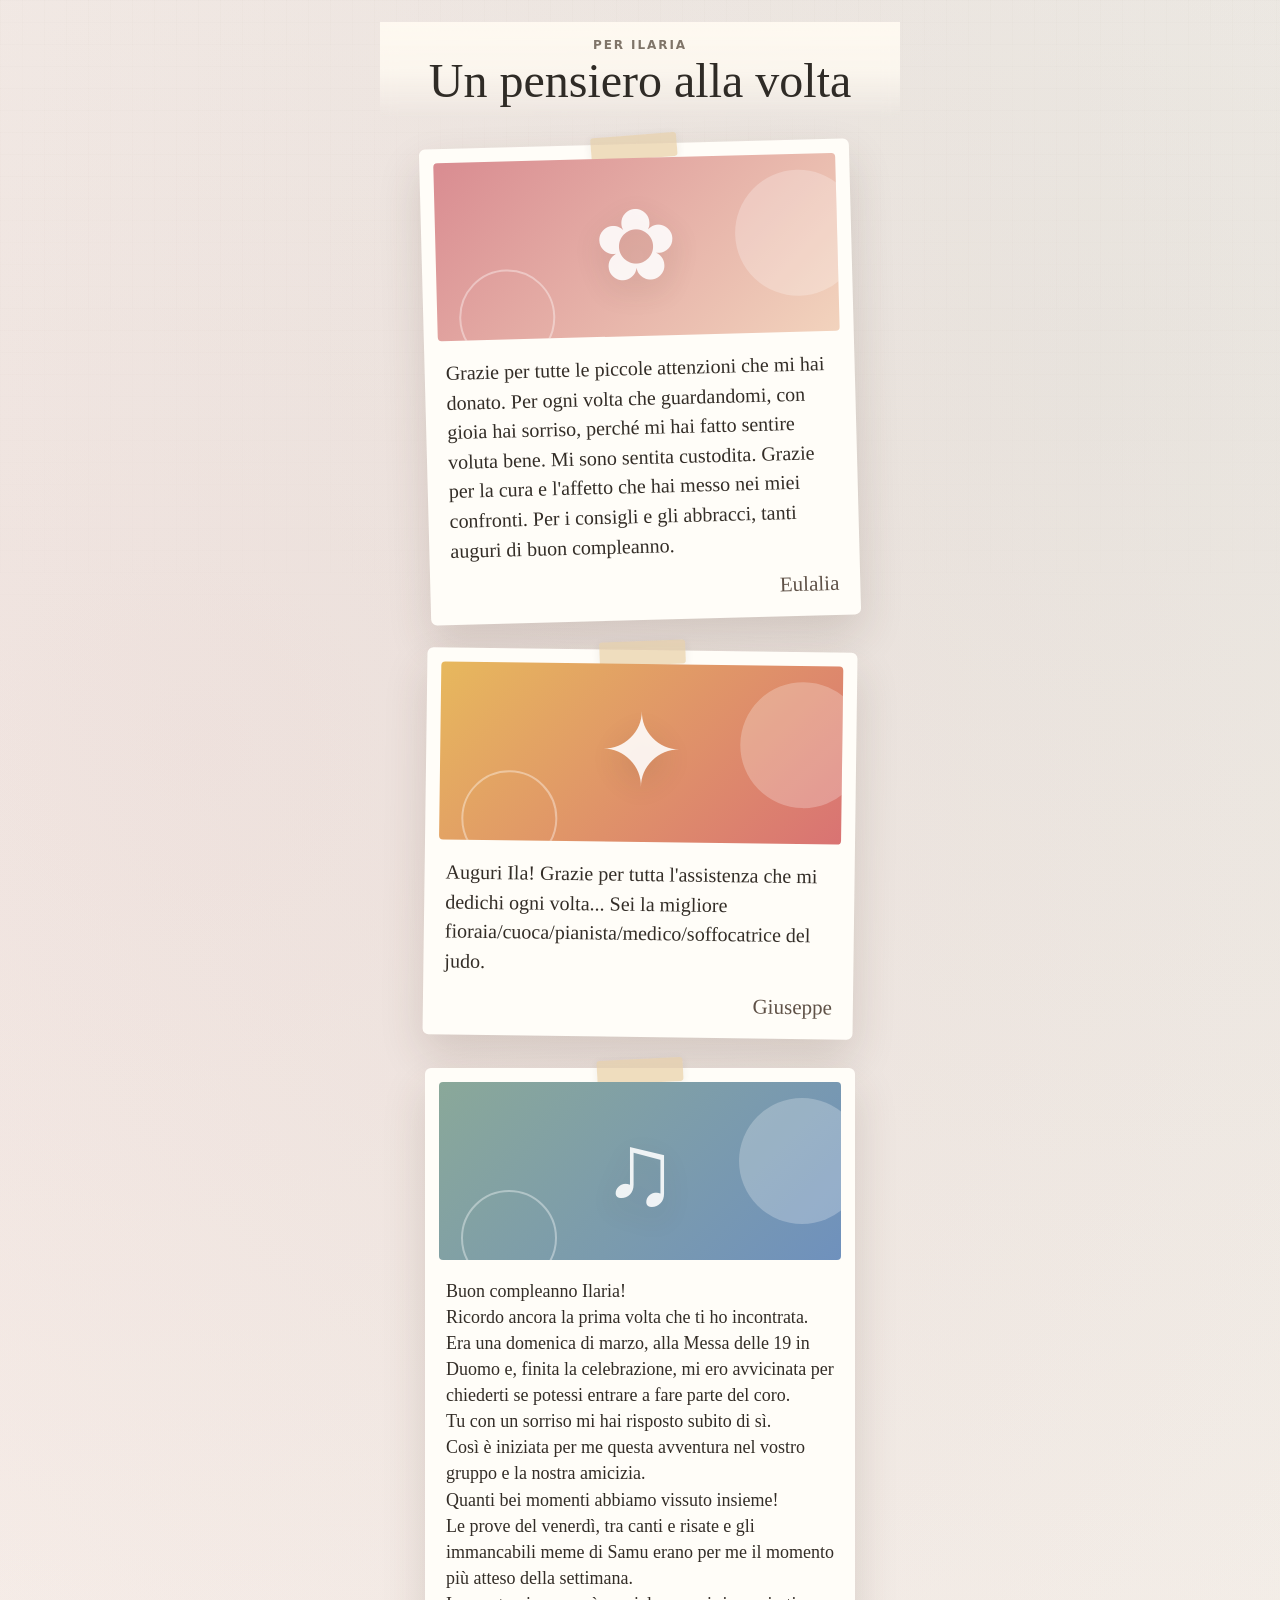
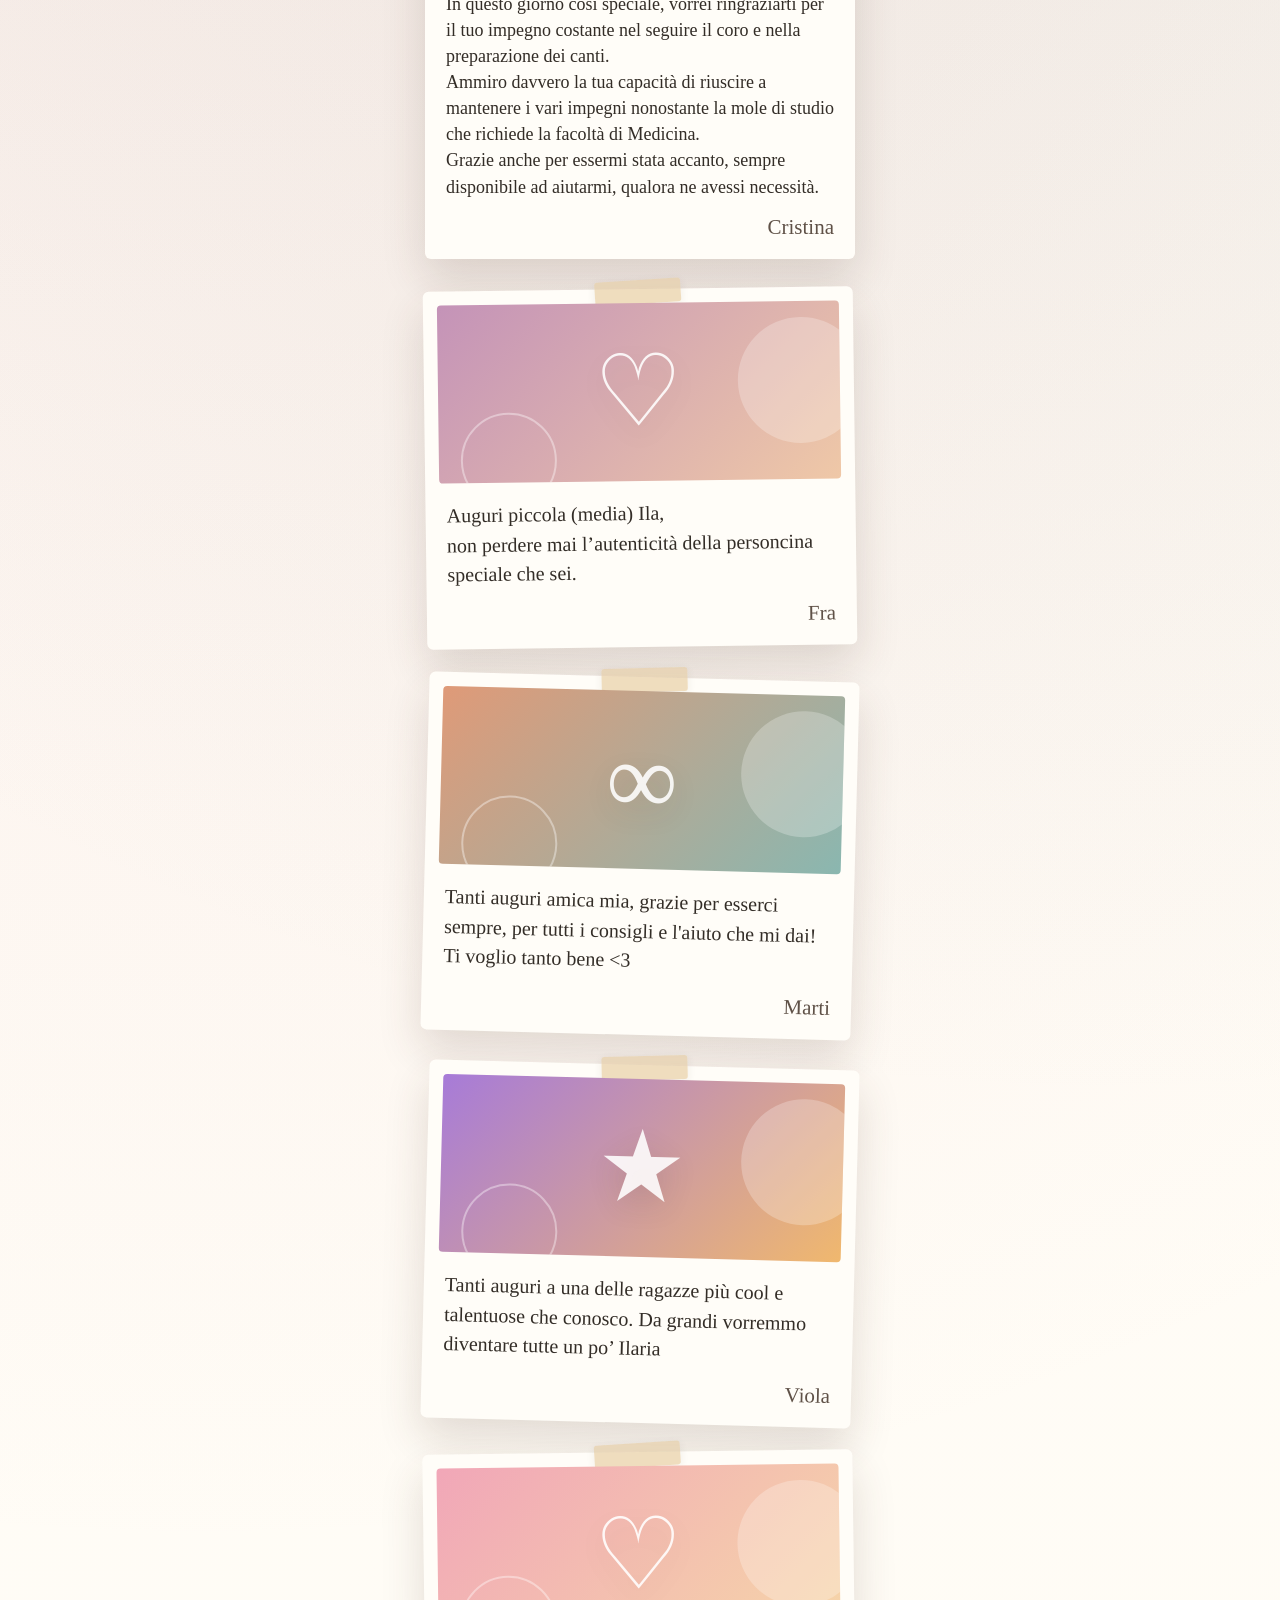
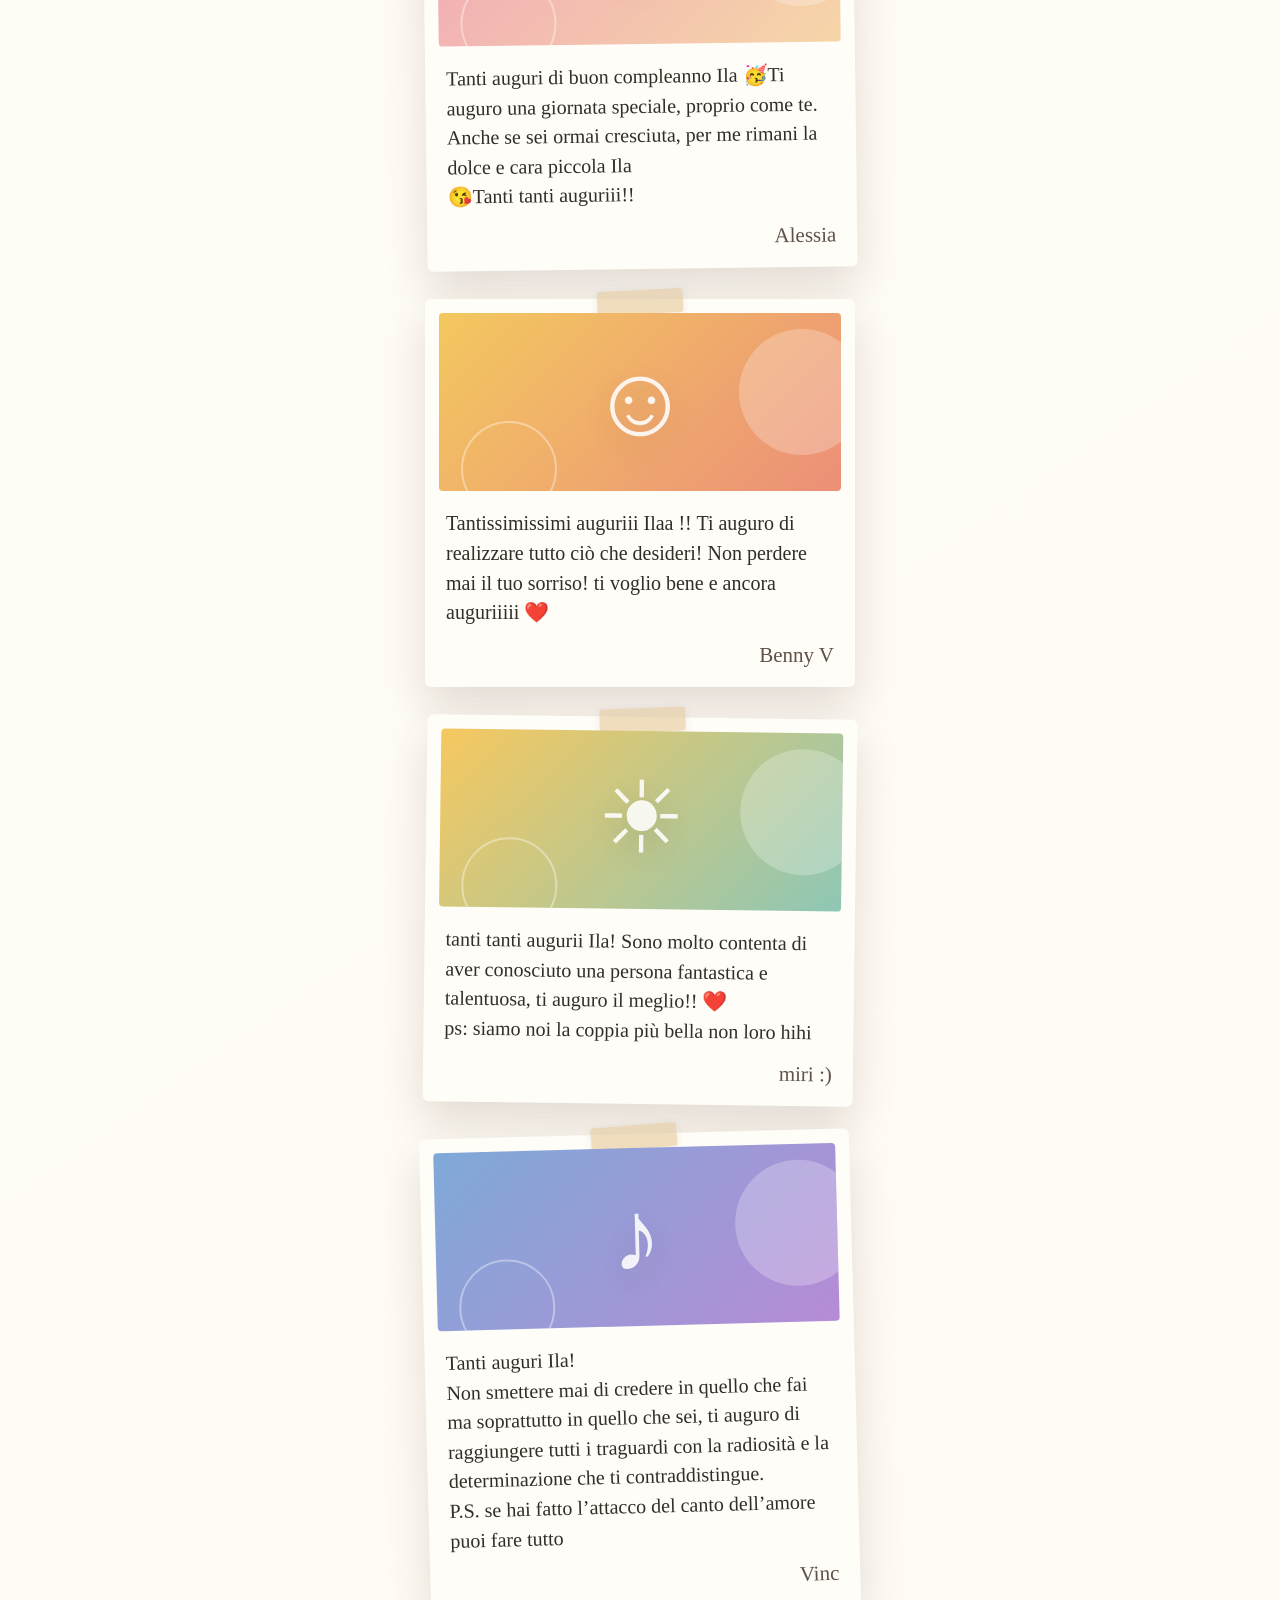
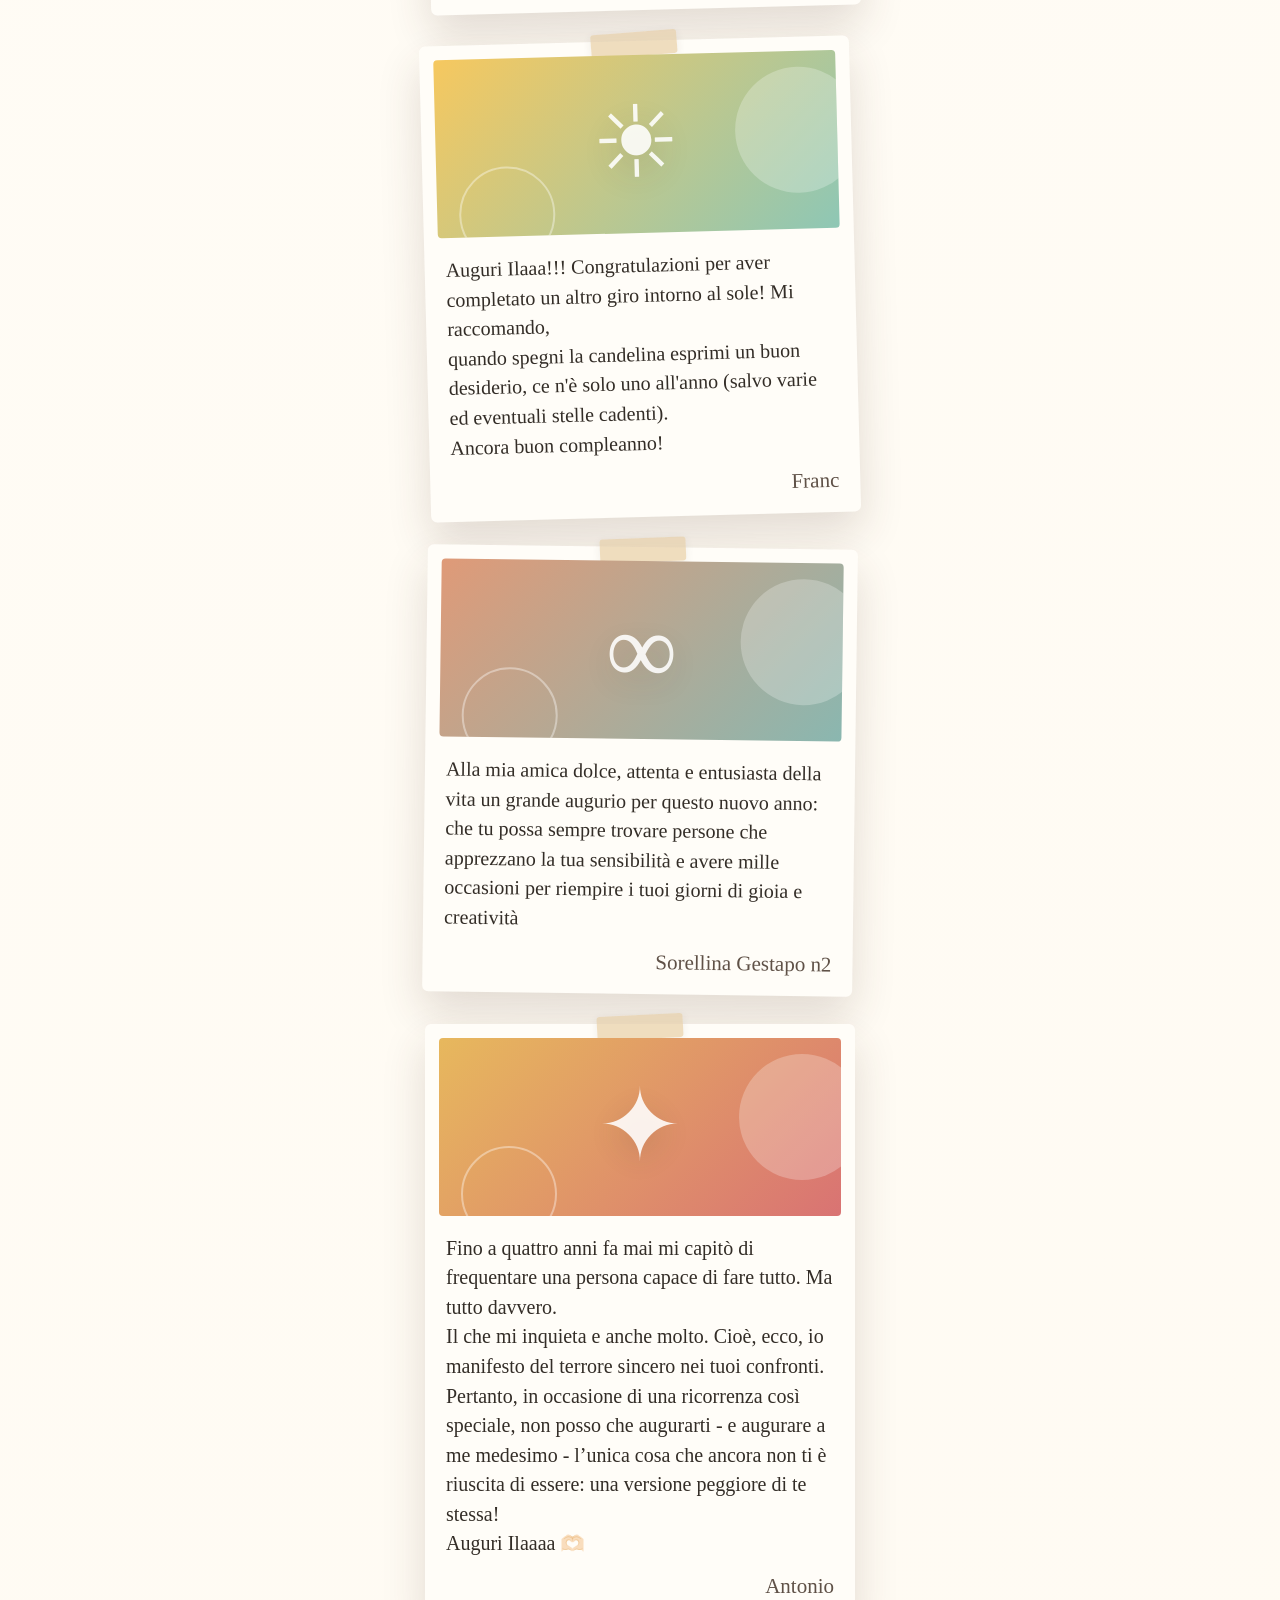
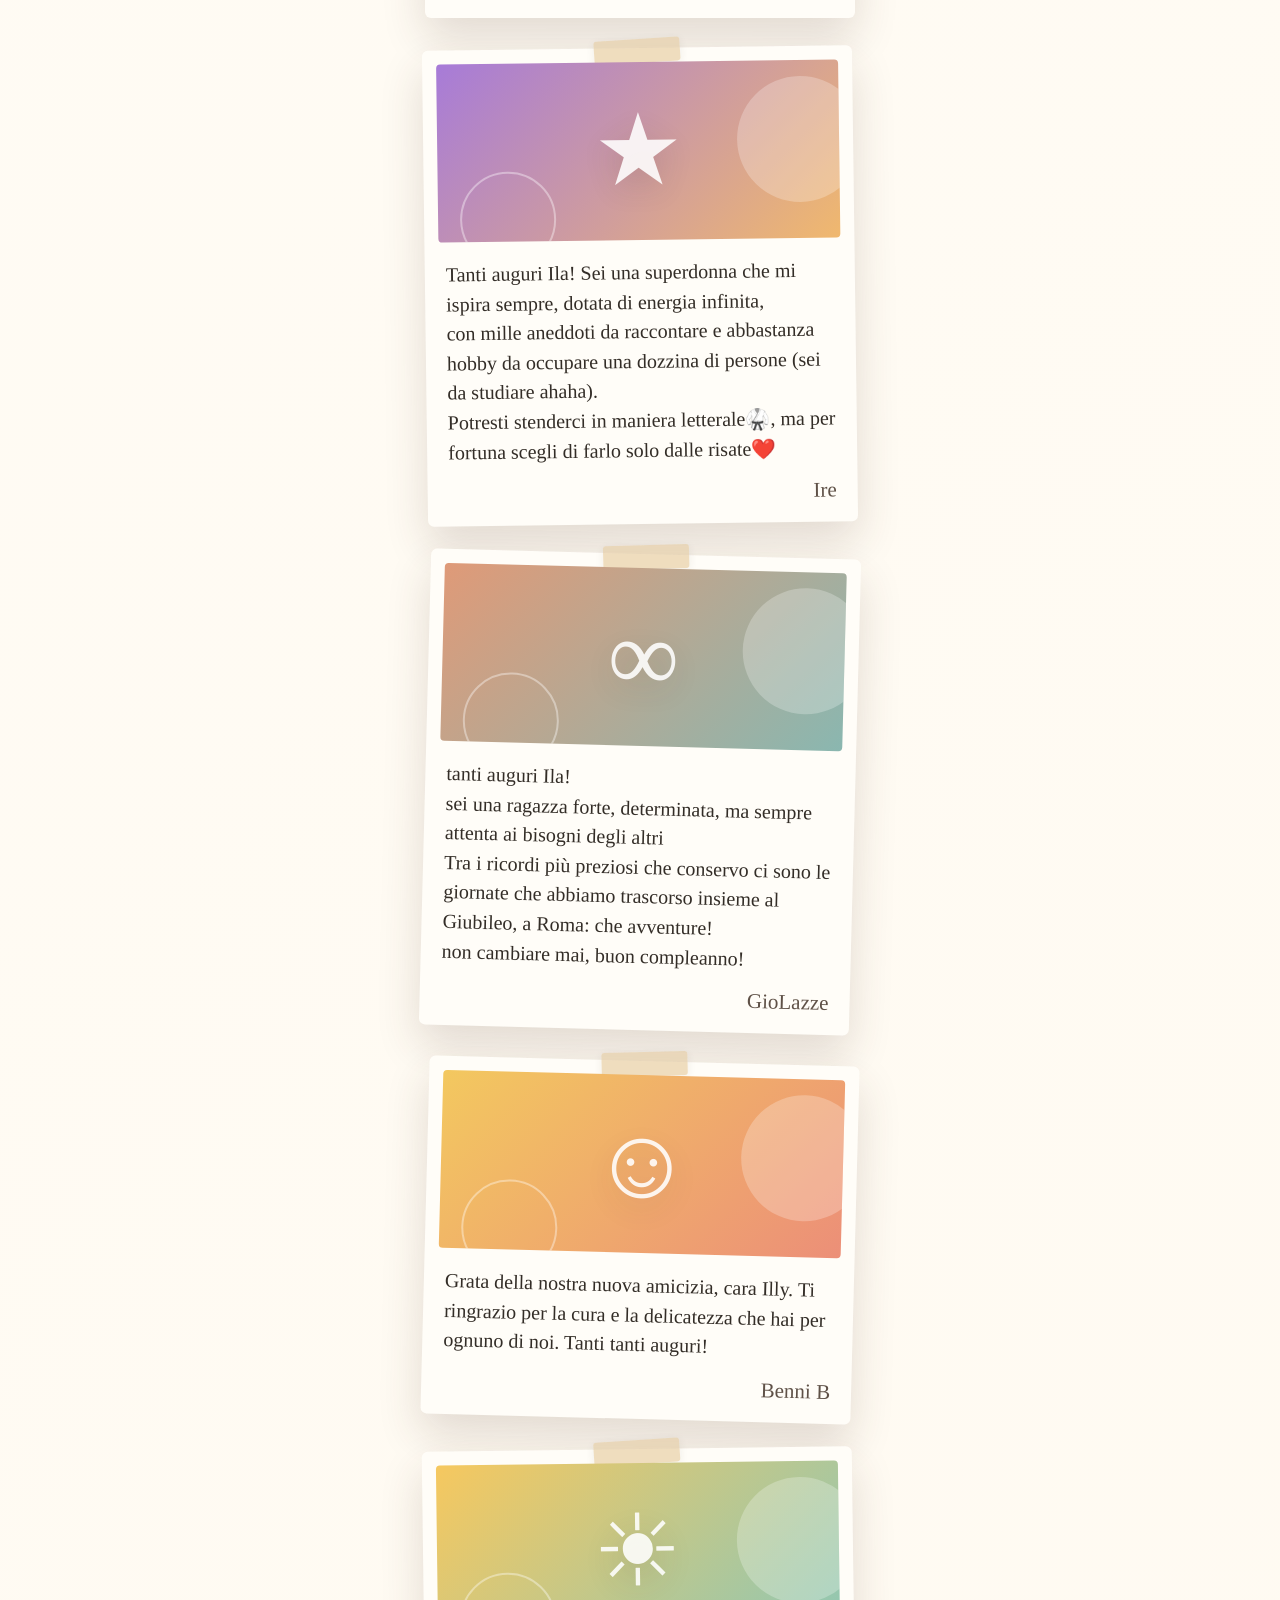
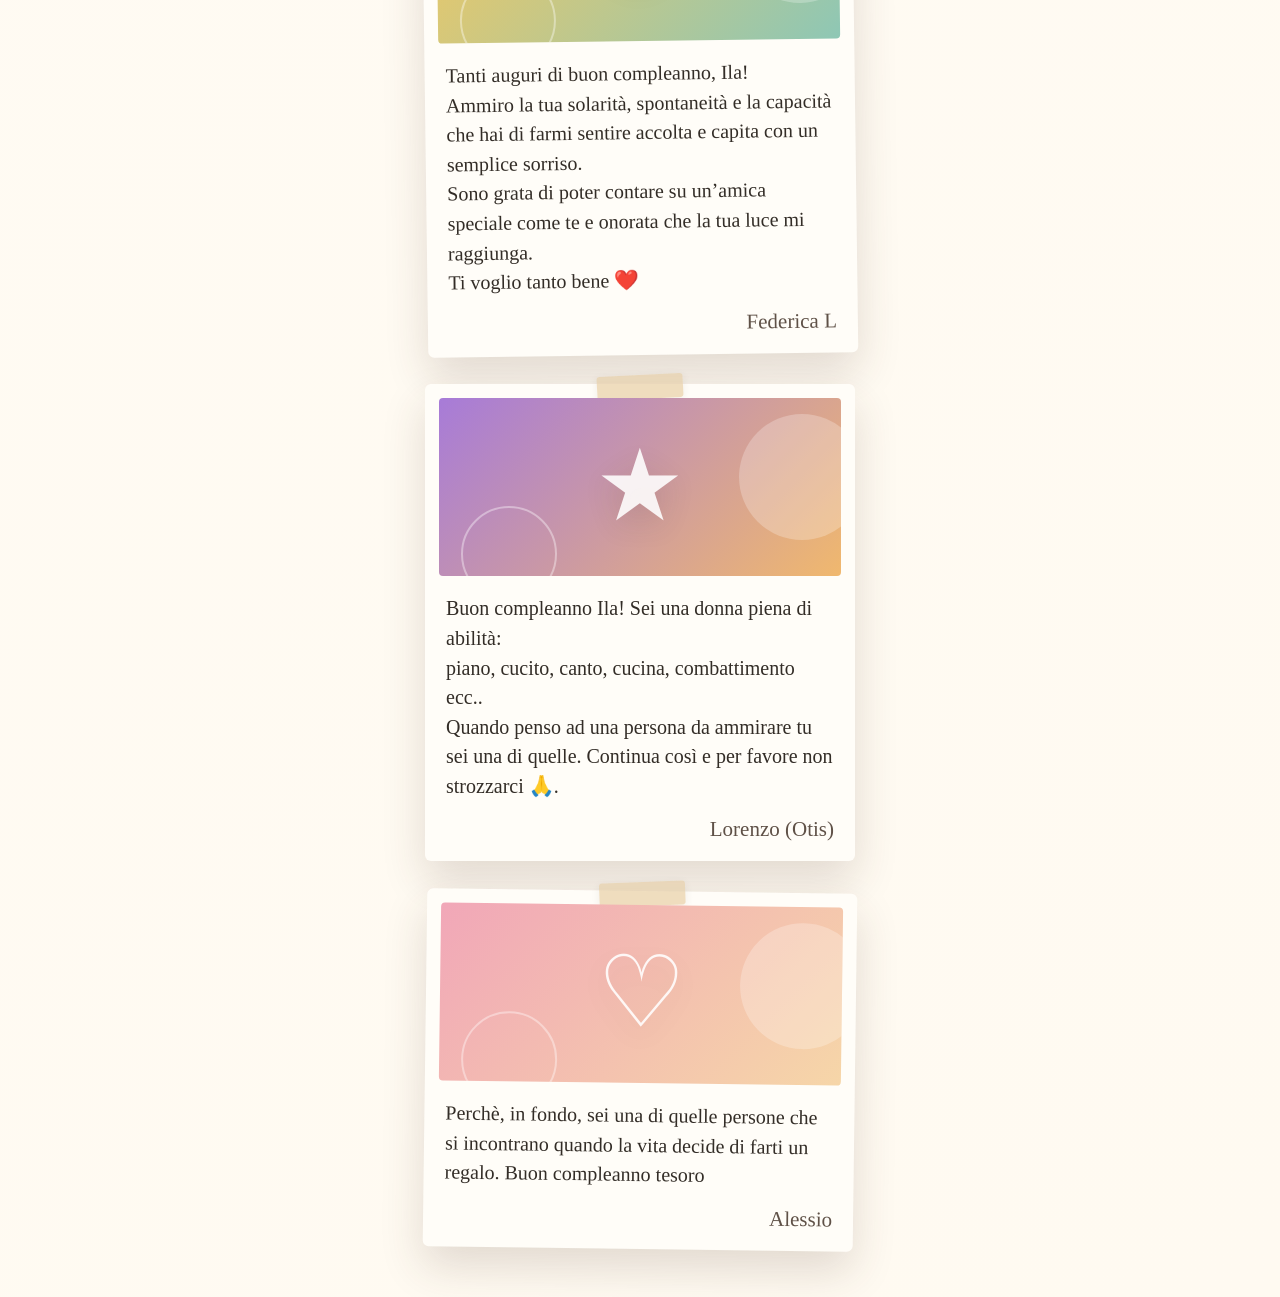
<file: index.html>
<!doctype html>
<html lang="it">
<head>
  <meta charset="utf-8">
  <meta name="viewport" content="width=device-width, initial-scale=1, viewport-fit=cover">
  <title>Un pensiero alla volta</title>
  <style>
    :root {
      color-scheme: light;
      --paper: #fffaf1;
      --ink: #2f2b26;
      --muted: #7f7468;
      --rose: #d98c91;
      --shadow: 0 20px 44px rgba(72, 49, 39, .16);
      font-family: "Avenir Next", "Segoe UI", system-ui, sans-serif;
    }

    * {
      box-sizing: border-box;
    }

    html {
      scroll-behavior: smooth;
    }

    body {
      min-height: 100svh;
      margin: 0;
      color: var(--ink);
      background:
        radial-gradient(circle at 16% 8%, rgba(217, 140, 145, .18), transparent 28%),
        radial-gradient(circle at 86% 4%, rgba(138, 168, 153, .18), transparent 26%),
        linear-gradient(145deg, #fffdf8, var(--paper));
      overflow-x: hidden;
    }

    body::before {
      content: "";
      position: fixed;
      inset: 0;
      pointer-events: none;
      opacity: .36;
      background-image:
        linear-gradient(rgba(111, 94, 77, .045) 1px, transparent 1px),
        linear-gradient(90deg, rgba(111, 94, 77, .035) 1px, transparent 1px);
      background-size: 22px 22px;
      mask-image: linear-gradient(to bottom, black, transparent 88%);
    }

    .app {
      position: relative;
      width: min(100%, 520px);
      margin: 0 auto;
      padding: max(22px, env(safe-area-inset-top)) 18px max(28px, env(safe-area-inset-bottom));
    }

    .top {
      position: sticky;
      top: 0;
      z-index: 5;
      margin: 0 -18px 18px;
      padding: 16px 18px 14px;
      text-align: center;
      background: linear-gradient(to bottom, rgba(255, 250, 241, .96), rgba(255, 250, 241, .78), transparent);
      backdrop-filter: blur(8px);
    }

    .eyebrow {
      margin: 0 0 6px;
      color: var(--muted);
      font-size: 12px;
      font-weight: 700;
      letter-spacing: .16em;
      text-transform: uppercase;
    }

    h1 {
      margin: 0;
      font-family: Georgia, "Times New Roman", serif;
      font-size: clamp(32px, 11vw, 48px);
      font-weight: 500;
      letter-spacing: 0;
      line-height: .96;
    }

    .feed {
      display: grid;
      gap: 30px;
      padding: 8px 0 20px;
    }

    .polaroid {
      position: relative;
      width: min(100%, 430px);
      margin: 0 auto;
      padding: 14px 14px 20px;
      border-radius: 6px;
      background: #fffdf8;
      box-shadow: var(--shadow);
      transform: rotate(var(--tilt));
    }

    .polaroid:nth-child(even) {
      transform: rotate(calc(var(--tilt) * -1));
    }

    .polaroid::before {
      content: "";
      position: absolute;
      top: -9px;
      left: 50%;
      width: 86px;
      height: 24px;
      border-radius: 3px;
      background: rgba(233, 211, 174, .72);
      box-shadow: 0 2px 8px rgba(65, 48, 37, .08);
      transform: translateX(-50%) rotate(-3deg);
      mix-blend-mode: multiply;
    }

    .art {
      position: relative;
      height: clamp(128px, 28vw, 178px);
      overflow: hidden;
      border-radius: 4px;
      background: linear-gradient(135deg, var(--a), var(--b));
    }

    .art::before,
    .art::after {
      content: "";
      position: absolute;
      border-radius: 999px;
      opacity: .72;
    }

    .art::before {
      width: 126px;
      height: 126px;
      top: 16px;
      right: -24px;
      background: rgba(255, 255, 255, .34);
    }

    .art::after {
      width: 92px;
      height: 92px;
      left: 22px;
      bottom: -26px;
      border: 2px solid rgba(255, 255, 255, .52);
    }

    .symbol {
      position: absolute;
      inset: 0;
      display: grid;
      place-items: center;
      color: rgba(255, 255, 255, .88);
      font-family: Georgia, "Times New Roman", serif;
      font-size: clamp(66px, 22vw, 100px);
      line-height: 1;
      text-shadow: 0 10px 30px rgba(75, 54, 45, .14);
    }

    .message {
      padding: 18px 7px 0;
    }

    .message-text {
      margin: 0;
      color: #332d27;
      font-family: Georgia, "Times New Roman", serif;
      font-size: clamp(17px, 4.55vw, 20px);
      line-height: 1.48;
      white-space: pre-line;
      overflow-wrap: anywhere;
      word-break: normal;
      hyphens: auto;
    }

    .message-text.long {
      font-size: clamp(15px, 4vw, 18px);
      line-height: 1.45;
    }

    .signature {
      margin: 16px 0 0;
      color: #5f5147;
      font-family: "Segoe Print", "Bradley Hand ITC", "Comic Sans MS", cursive;
      font-size: 21px;
      line-height: 1.1;
      text-align: right;
      overflow-wrap: anywhere;
    }

    .number {
      position: absolute;
      top: 26px;
      right: 26px;
      display: grid;
      place-items: center;
      min-width: 34px;
      height: 28px;
      padding: 0 9px;
      border-radius: 999px;
      color: rgba(47, 43, 38, .72);
      background: rgba(255, 255, 255, .64);
      font-size: 12px;
      font-weight: 700;
    }

    .loader,
    .error {
      max-width: 320px;
      margin: 40px auto;
      color: var(--muted);
      text-align: center;
      line-height: 1.45;
    }

    @media (min-width: 720px) {
      .app {
        padding-inline: 28px;
      }

      .top {
        margin-inline: -28px;
        padding-inline: 28px;
      }
    }
  </style>
</head>
<body>
  <main class="app">
    <header class="top">
      <p class="eyebrow">per Ilaria</p>
      <h1>Un pensiero alla volta</h1>
    </header>

    <section class="feed" id="feed" aria-live="polite">
      <p class="loader">Carico i pensieri...</p>
    </section>
  </main>

  <script>
    const themes = {
      cura: { a: "#d98c91", b: "#f2d3bd", symbol: "✿" },
      energia: { a: "#e7b85d", b: "#d97373", symbol: "✦" },
      coro: { a: "#8aa899", b: "#6f91bd", symbol: "♫" },
      autenticita: { a: "#c493b8", b: "#efc8a7", symbol: "♡" },
      amicizia: { a: "#df9a78", b: "#8ab7b0", symbol: "∞" },
      talento: { a: "#a77bd8", b: "#f0b86e", symbol: "★" },
      dolce: { a: "#f1a7b8", b: "#f6d6a8", symbol: "♡" },
      sorriso: { a: "#f3c85f", b: "#ec8f78", symbol: "☺" },
      sole: { a: "#f6c85f", b: "#8ec7b5", symbol: "☀" },
      musica: { a: "#7fa9d8", b: "#b68bd6", symbol: "♪" },
      default: { a: "#d98c91", b: "#8aa899", symbol: "✧" }
    };

    const fallbackCsv = `autore,tema,frase
"Eulalia","cura","Grazie per tutte le piccole attenzioni che mi hai donato. Per ogni volta che guardandomi, con gioia hai sorriso, perché mi hai fatto sentire voluta bene. Mi sono sentita custodita. Grazie per la cura e l'affetto che hai messo nei miei confronti. Per i consigli e gli abbracci, tanti auguri di buon compleanno."
"Giuseppe","energia","Auguri Ila! Grazie per tutta l'assistenza che mi dedichi ogni volta... Sei la migliore fioraia/cuoca/pianista/medico/soffocatrice del judo."
"Cristina","coro","Buon compleanno Ilaria!
Ricordo ancora la prima volta che ti ho incontrata.
Era una domenica di marzo, alla Messa delle 19 in Duomo e, finita la celebrazione, mi ero avvicinata per chiederti se potessi entrare a fare parte del coro.
Tu con un sorriso mi hai risposto subito di sì.
Così è iniziata per me questa avventura nel vostro gruppo e la nostra amicizia.
Quanti bei momenti abbiamo vissuto insieme!
Le prove del venerdì, tra canti e risate e gli immancabili meme di Samu erano per me il momento più atteso della settimana.
In questo giorno così speciale, vorrei ringraziarti per il tuo impegno costante nel seguire il coro e nella preparazione dei canti.
Ammiro davvero la tua capacità di riuscire a mantenere i vari impegni nonostante la mole di studio che richiede la facoltà di Medicina.
Grazie anche per essermi stata accanto, sempre disponibile ad aiutarmi, qualora ne avessi necessità."
"Fra","autenticita","Auguri piccola (media) Ila,
non perdere mai l’autenticità della personcina speciale che sei."
"Marti","amicizia","Tanti auguri amica mia, grazie per esserci sempre, per tutti i consigli e l'aiuto che mi dai! Ti voglio tanto bene <3"
"Viola","talento","Tanti auguri a una delle ragazze più cool e talentuose che conosco. Da grandi vorremmo diventare tutte un po’ Ilaria"
"Alessia","dolce","Tanti auguri di buon compleanno Ila 🥳Ti auguro una giornata speciale, proprio come te. Anche se sei ormai cresciuta, per me rimani la dolce e cara piccola Ila
😘Tanti tanti auguriii!!"
"Benny V","sorriso","Tantissimissimi auguriii Ilaa !! Ti auguro di realizzare tutto ciò che desideri! Non perdere mai il tuo sorriso! ti voglio bene e ancora auguriiiii ❤️"
"miri :)","sole","tanti tanti augurii Ila! Sono molto contenta di aver conosciuto una persona fantastica e talentuosa, ti auguro il meglio!! ❤️
ps: siamo noi la coppia più bella non loro hihi"
"Vinc","musica","Tanti auguri Ila!
Non smettere mai di credere in quello che fai ma soprattutto in quello che sei, ti auguro di raggiungere tutti i traguardi con la radiosità e la determinazione che ti contraddistingue.
P.S. se hai fatto l’attacco del canto dell’amore puoi fare tutto"`;

    const feed = document.querySelector("#feed");

    function parseCsv(text) {
      const rows = [];
      let row = [];
      let field = "";
      let quoted = false;

      for (let i = 0; i < text.length; i += 1) {
        const char = text[i];
        const next = text[i + 1];

        if (char === '"') {
          if (quoted && next === '"') {
            field += '"';
            i += 1;
          } else {
            quoted = !quoted;
          }
        } else if (char === "," && !quoted) {
          row.push(field);
          field = "";
        } else if ((char === "\n" || char === "\r") && !quoted) {
          if (char === "\r" && next === "\n") i += 1;
          row.push(field);
          if (row.some(Boolean)) rows.push(row);
          row = [];
          field = "";
        } else {
          field += char;
        }
      }

      row.push(field);
      if (row.some(Boolean)) rows.push(row);
      const headers = rows.shift().map((item) => item.trim());
      return rows.map((cells) => Object.fromEntries(headers.map((key, index) => [key, (cells[index] || "").trim()])));
    }

    function escapeHtml(value) {
      return value.replace(/[&<>"']/g, (char) => ({
        "&": "&amp;",
        "<": "&lt;",
        ">": "&gt;",
        '"': "&quot;",
        "'": "&#039;"
      }[char]));
    }

    function render(entries) {
      feed.innerHTML = entries.map((entry, index) => {
        const theme = themes[entry.tema] || themes.default;
        const longText = entry.frase.length > 520 ? " long" : "";
        const tilt = `${((index % 5) - 2) * 0.75}deg`;

        return `
          <article class="polaroid" style="--a: ${theme.a}; --b: ${theme.b}; --tilt: ${tilt}">
            <span class="number">${index + 1}/${entries.length}</span>
            <div class="art" aria-hidden="true">
              <div class="symbol">${theme.symbol}</div>
            </div>
            <div class="message">
              <p class="message-text${longText}">${escapeHtml(entry.frase)}</p>
              <p class="signature">${escapeHtml(entry.autore)}</p>
            </div>
          </article>
        `;
      }).join("");
    }

    async function loadEntries() {
      if (window.location.protocol === "file:") {
        return parseCsv(fallbackCsv).filter((entry) => entry.frase);
      }

      try {
        const response = await fetch("frasi.csv", { cache: "no-store" });
        if (!response.ok) throw new Error("CSV non trovato");
        return parseCsv(await response.text()).filter((entry) => entry.frase);
      } catch (error) {
        return parseCsv(fallbackCsv).filter((entry) => entry.frase);
      }
    }

    loadEntries()
      .then(render)
      .catch(() => {
        feed.innerHTML = `<p class="error">Non riesco a caricare i pensieri.</p>`;
      });
  </script>
</body>
</html>
</file>
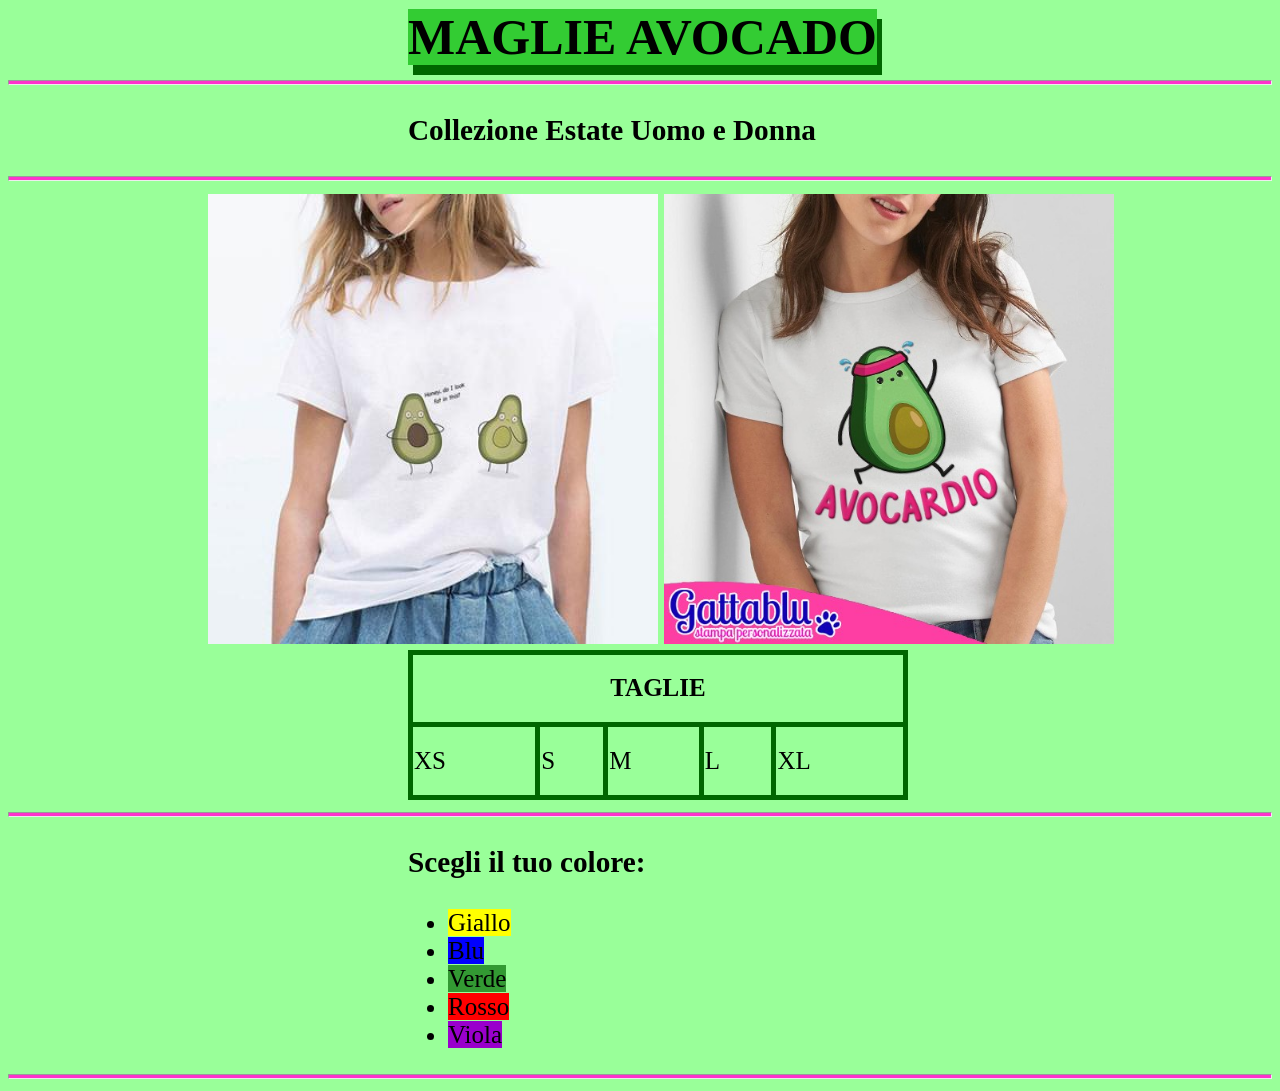
<file: avocado.html>
<!DOCTIPE html>
<html>
	<head>
		<title id="titolo">Collezione Avocado</title>	
		<link rel="stylesheet" type="text/css" href="css/style.css">
	</head>
	
	<body>
		<div>
			<h1> <span id="titolo">MAGLIE AVOCADO</span></h1>
			
			<hr id="hrr">
			
			<div>
				<h3>Collezione Estate Uomo e Donna</h3>	
				
				<hr>
				
				
				<img id="donna" src="css/foto/e.jpg">
				<img id="donno" src="css/foto/s.jpg">
				
				<table>
					<tr>
						<th colspan = 5>TAGLIE</th>
					</tr>
					
					<tr>
						<td>XS</td>
						<td>S</td>
						<td>M</td>
						<td>L</td>
						<td>XL</td>
					</tr>						
				</table>
				
				<hr>
				
				<h3>Scegli il tuo colore: </h3>
					<ul>
						<li><span class= "element0">Giallo</span></li>
						<li><span class= "element1">Blu</span></li>
						<li><span class= "element2">Verde</span></li>
						<li><span class= "element3">Rosso</span></li>
						<li><span class= "element4">Viola</span></li>	
					</ul>				
			</div>
			
			<hr>	
		
		</div>
	
	
	</body>
</html>
</file>
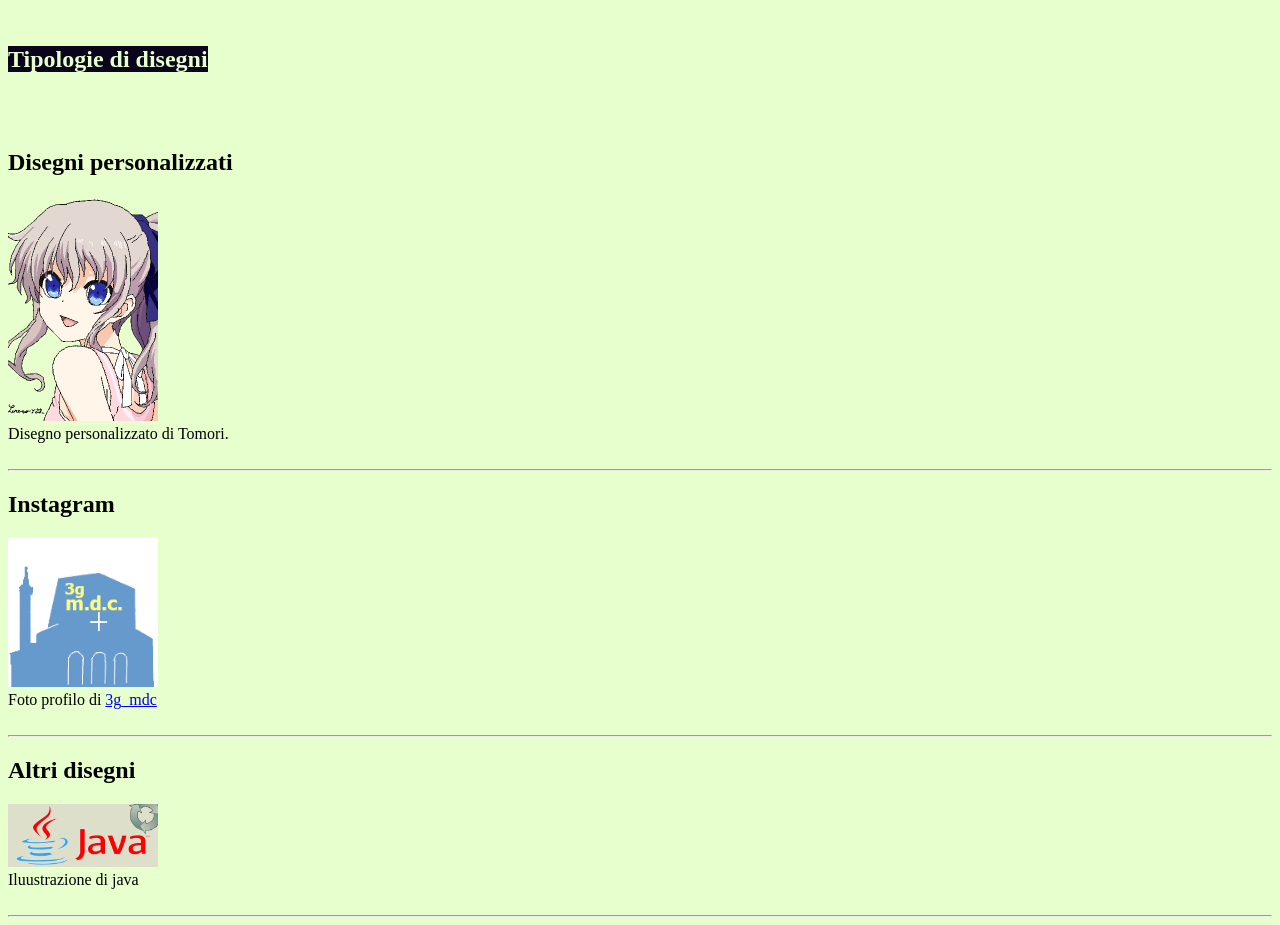
<file: disegni.html>
<!DOCTYPE html>
<html>
<head>
    <title>Tipologie di disegni</title>
    <link rel="stylesheet" type="text/css" href="./resources/css/style2.css"> 
</head>
<body>
    <br>
    <h2><span id="element">Tipologie di disegni</span></h2>
    <br>
    <br>
    <h2>Disegni personalizzati</h2>
    <a href="Prodotto1.html">
        <img id="prodotto1" src="resources/img/ciao.png">
    </a>
        <br>
        <div>Disegno personalizzato di Tomori.</div>
    <br>
    <hr>
    <h2>Instagram</h2>
    <a href="Prodotto2.html">
        <img id="prodotto2" src="resources/img/mdc.png">
    </a>
        <br>
        <div>Foto profilo di <a href="https://www.instagram.com/3g_mdc/">3g_mdc</a></div>
    <br>
    <hr>
    <h2>Altri disegni</h2>
    <a href="Prodotto3.html">
        <img id="prodotto3" src="resources/img/java.png">
    </a>
    <div>Iluustrazione di java</div>
    <br>
    <hr>
</body>



</html>
</file>
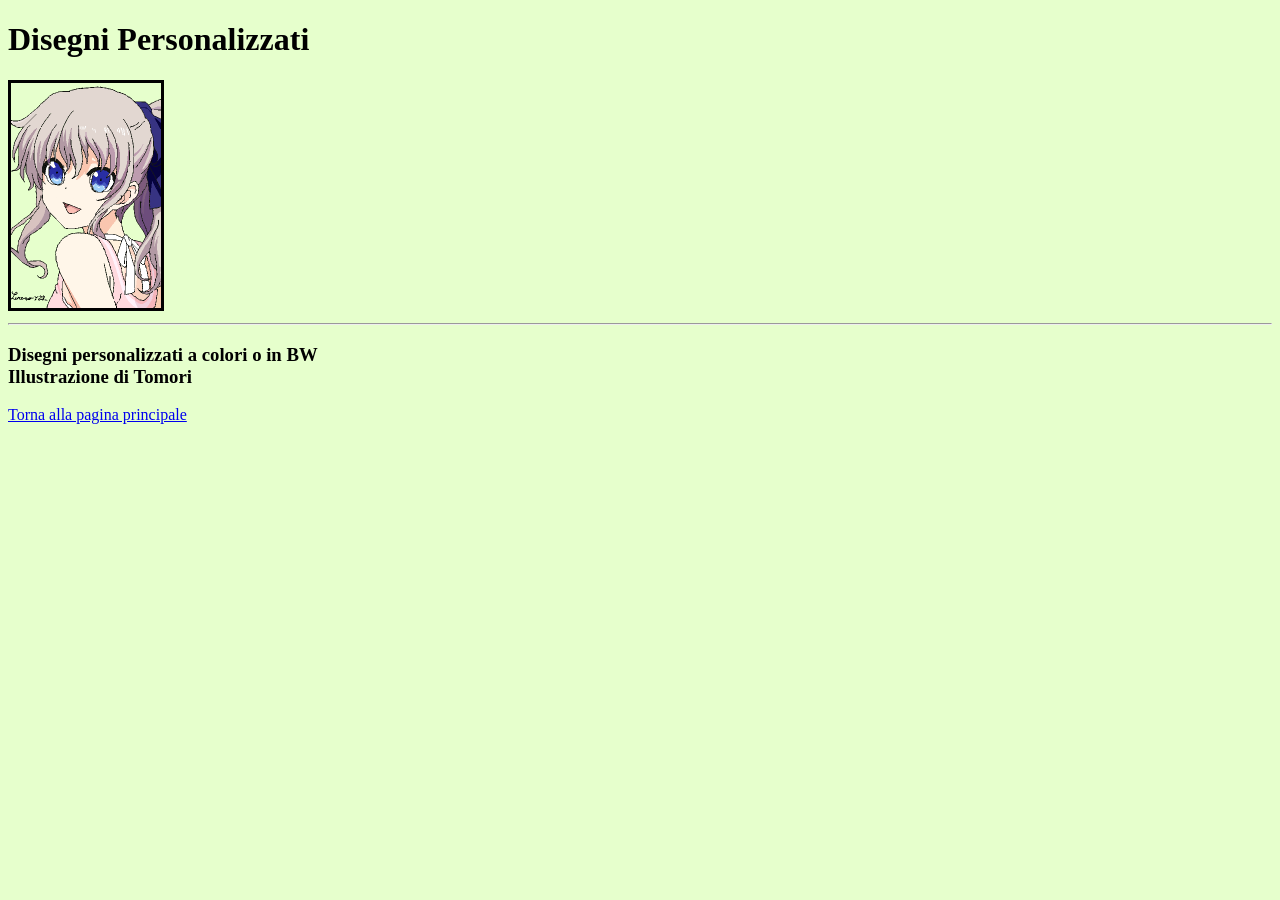
<file: Prodotto1.html>
<!DOCTYPE html>
<html>
    <head>
        <title>Disegni personalizzati</title>
        <link rel="stylesheet" type="text/css" href="./resources/css/style1.css">
    </head>
    <body>
        <h1>Disegni Personalizzati</h1>
        <img id=immagine1 src="resources/img/ciao.png" alt="Impossibile caricare l'immagine">
        <hr>
        <h3>Disegni personalizzati a colori o in BW
        <br>Illustrazione di Tomori    
        </h3>




        <a href="disegni.html">Torna alla pagina principale</a>
    </body>
</html>
</file>
<file: css/style.css>
body{
	background-color: #99ff99;	
	font-size:25px;
}
#hrr{
	margin-top: -20px;
}


#titolo{
	background-color:#33cc33;
	box-shadow:5px 10px #006600;
	margin-left:400px;
}


hr{
	background-color:#ff33cc;
	height:3px;
}

table, th, td{
	border: 5px solid #006600;
	border-collapse: collapse;
	font-size:25px;
	
}
table{
	margin-left:400px;
	width: 500px;
	height: 150px;
}

#donna{
	margin-left:200px;
	width: 450px;
	height: 450px;
}
#donno{
	width: 450px;
	height: 450px;
}

.element0{
	background-color: yellow;
}
.element1{
	background-color: blue;
	
}
.element2{
	background-color: #339933;
}
.element3{
	background-color: red;
}
.element4{
	background-color: #9900cc;
}

h3 {
	margin-left: 400px
}
li{
	margin-left: 400px
}
</file>
<file: resources/css/style2.css>
body{
    background-color: #e6ffcc;
}
#element{
    text-align: left;
    background-color: #0b051b;
    color: #e6ffcc;
}

#prodotto1{
    width: 150px;
    height: 225px;
}

#prodotto2{
    width: 150px;
    height: auto
}

#prodotto3{
    width:150px;
    height: auto;
}
</file>
<file: resources/css/style1.css>
#immagine1{
    height: 225px;
    width: 150px;
    border: 3px solid #000000;

}
body{
    background-color: #e6ffcc;
}
hr{
    background-color: #bfff00; 
}
</file>
